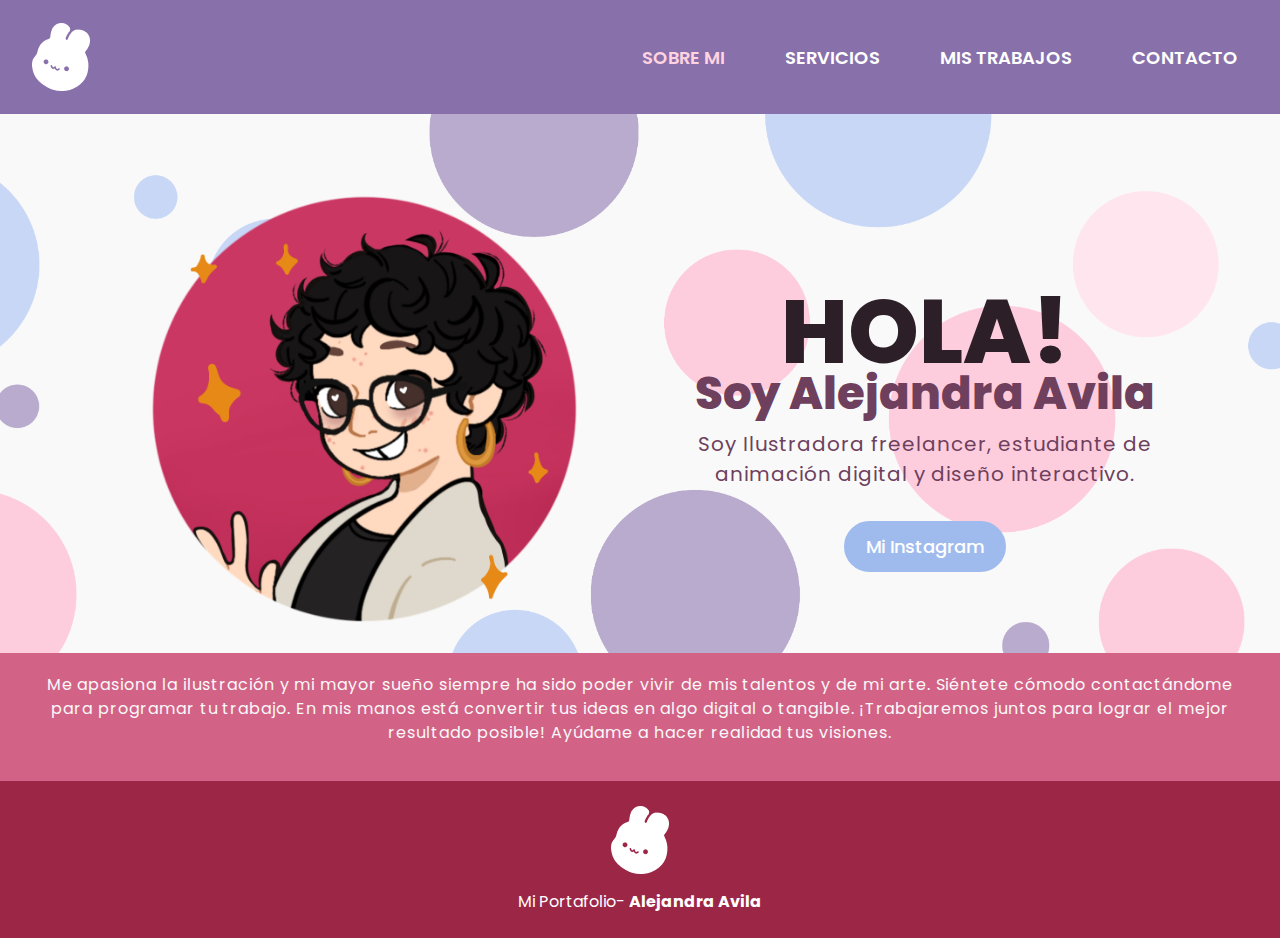
<file: index.html>
<!doctype html>
<html>
<head>
	<!-- Google tag (gtag.js) -->
<script async src="https://www.googletagmanager.com/gtag/js?id=G-1V6B7KMKJE"></script>
<script>
  window.dataLayer = window.dataLayer || [];
  function gtag(){dataLayer.push(arguments);}
  gtag('js', new Date());

  gtag('config', 'G-1V6B7KMKJE');
</script>
<meta charset="utf-8">
<meta name="viewport" content="width=device-width, initial-scale=1.0">
<link rel="shortcut icon" href="img/logo_mini.png">
<title>Portafolio - Alejandra Avila</title>
<link href="css/bootstrap.min.css" rel="stylesheet">
<link rel="stylesheet" href="css/bootstrap-custom.css">
<link rel= "stylesheet" href= "https://maxst.icons8.com/vue-static/landings/line-awesome/line-awesome/1.3.0/css/line-awesome.min.css" >
<link href="css/style.css" rel="stylesheet">
	

    <meta name="description" content="Descubre las ilustraciones y trabajos de Alejandra Avila, artista hondureña. Explora su mundo creativo ahora."/>
    <meta name="keywords" content="ilustraciones, arte, ilustradora, artistas hondureños, dibujos, creatividad, diseño, color, imaginación, trabajo, portafolio"/>
	
</head>
<body>
	
	<header>
	 <div class="container-fluid">
		 <nav class="navbar navbar-expand-lg navbar-light bg-light">
 			 
			 <a class="navbar-brand" href="index.html">
				 <img src="img/logo_header.png" alt="Logo del sitio" class="img-fluid">
			 </a>
  				
			 <button class="navbar-toggler" type="button" data-bs-toggle="collapse" data-bs-target="#navbar" aria-controls="navbar" aria-expanded="false" aria-label="Toggle navigation">
			<i class="las la-bars"></i>
  			</button>

 		 <div class="collapse navbar-collapse" id="navbar">
   				 <ul class="navbar-nav ms-auto">
					 
     				 <li class="nav-item active">
						 <a class="nav-link" href="index.html">SOBRE MI</a>
					 </li>
					 
     				 <li class="nav-item">
						 <a class="nav-link" href="servicios.html">SERVICIOS</a>
					 </li>
					 
					 <li class="nav-item">
						 <a class="nav-link" href="trabajos.html">MIS TRABAJOS</a>
					 </li>
					 
					 <li class="nav-item">
						 <a class="nav-link" href="contacto.html">CONTACTO</a>
					 </li>	 
    			</ul> 
  		</div>
			 
		</nav>
		 
        </div>
	</header>
	
	<section id="sobre_mi_hero">
	 <div class="container">
		<div class="row">
			
			<article class="col-lg-6 col-sm-6 col-12">
				<img src="img/hero_img_me.png" alt="Dibujo autoretrato" class="img-fluid">
			</article>
			
			<article class="col-lg-6 col-sm-6 col-12 text_hero">
				<h2>HOLA!</h2>
				<h1>Soy Alejandra Avila</h1>
				<p>Soy Ilustradora freelancer, estudiante de animación digital y diseño interactivo.</p>
				
				<div class="text-center">
    				<a href="https://www.instagram.com/ale_drawingz/" class="btn btn-dark mt-3" target="_blank">Mi Instagram</a>
				</div>
			
			</article>
		 </div>
	</div>	
	</section>

<section id="bio">
	<p>Me apasiona la ilustración y mi mayor sueño siempre ha sido poder vivir de mis talentos y de mi arte. Siéntete cómodo contactándome para programar tu trabajo. En mis manos está convertir tus ideas en algo digital o tangible. ¡Trabajaremos juntos para lograr el mejor resultado posible! Ayúdame a hacer realidad tus visiones.</p>
	</section>
	
<footer>
	<div class="container">
		<a href="index.html"><img src="img/logo_header.png" alt="logo" class="img-fluid mb-3" height="50px"></a>
		<p>Mi Portafolio- <b>Alejandra Avila</b></p>
	</div>
</footer>
	
<script src="js/jquery.min.js"></script>
<script src="js/bootstrap.min.js"></script>
	
</body>
</html>
</file>
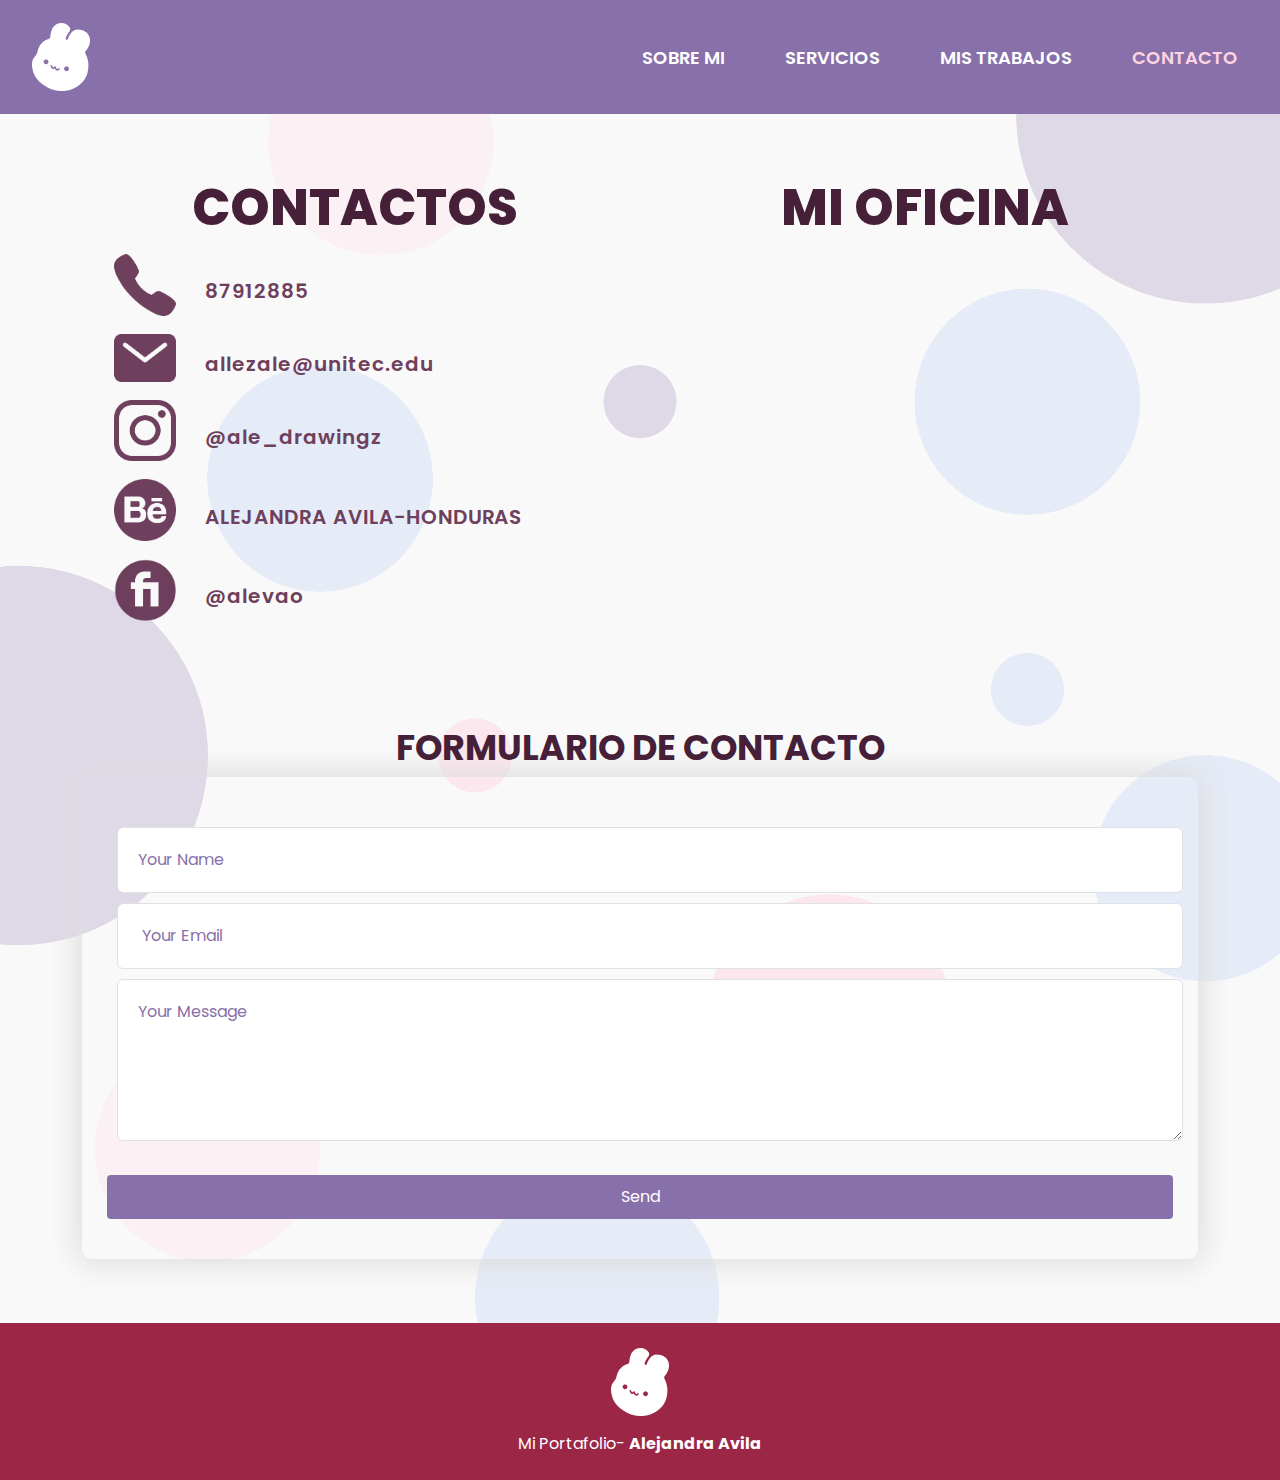
<file: contacto.html>
<!doctype html>
<html>
<head>
	<!-- Google tag (gtag.js) -->
<script async src="https://www.googletagmanager.com/gtag/js?id=G-1V6B7KMKJE"></script>
<script>
  window.dataLayer = window.dataLayer || [];
  function gtag(){dataLayer.push(arguments);}
  gtag('js', new Date());

  gtag('config', 'G-1V6B7KMKJE');
</script>
<meta charset="utf-8">
<meta name="viewport" content="width=device-width, initial-scale=1.0">
<link rel="shortcut icon" href="img/logo_mini.png">
<title>Contactos Y Redes Sociales- Alejandra Avila</title>
<link href="css/bootstrap.min.css" rel="stylesheet">
<link rel="stylesheet" href="css/bootstrap-custom.css">
<link rel= "stylesheet" href= "https://maxst.icons8.com/vue-static/landings/line-awesome/line-awesome/1.3.0/css/line-awesome.min.css" >
<link href="css/style.css" rel="stylesheet">
	
 <meta name="description" content="Contacta a Alejandra Avila para colaboraciones o consultas sobre sus servicios de ilustración, diseño web y animación."/>
 <meta name="keywords" content="contacto, correo electrónico, teléfono, dirección, colaboraciones, consultas"/>
	
</head>
<body>
	
	<header>
	 <div class="container-fluid">
		 <nav class="navbar navbar-expand-lg navbar-light bg-light">
 			 
			 <a class="navbar-brand" href="index.html">
				 <img src="img/logo_header.png" alt="Logo del sitio" class="img-fluid">
			 </a>
  				
			 <button class="navbar-toggler" type="button" data-bs-toggle="collapse" data-bs-target="#navbar" aria-controls="navbar" aria-expanded="false" aria-label="Toggle navigation">
			<i class="las la-bars"></i>
  			</button>

 		 <div class="collapse navbar-collapse" id="navbar">
   				 <ul class="navbar-nav ms-auto">
					 
     				 <li class="nav-item">
						 <a class="nav-link" href="index.html">SOBRE MI</a>
					 </li>
					 
     				 <li class="nav-item">
						 <a class="nav-link" href="servicios.html">SERVICIOS</a>
					 </li>
					 
					 <li class="nav-item">
						 <a class="nav-link" href="trabajos.html">MIS TRABAJOS</a>
					 </li>
					 
					 <li class="nav-item active">
						 <a class="nav-link" href="contacto.html">CONTACTO</a>
					 </li>	 
    			</ul> 
  		</div>
			 
		</nav>
		 
        </div>
	</header>
	
<section id="contactos">
  <div class="container">
    <div class="row">
      
      <article class="col-lg-6 col-sm-6 col-12">
		  <h1 class="mb-3">contactos</h1>
        <ul class="contact-list">
          <li>
            <img src="img/phone_vector.png" alt="phone" class="img-fluid">
            <span class="contact-text">87912885</span> 
          </li>
          
          <li>
            <img src="img/mail_vector.png" alt="envelope" class="img-fluid">
            <span class="contact-text">allezale@unitec.edu</span>
          </li>
          
          <li>
            <a href="https://www.instagram.com/ale_drawingz/" class="contact-link" target="_blank">
              <img src="img/ig_vector.png" alt="Instagram" class="img-fluid">
              <span class="contact-text">@ale_drawingz</span>
            </a>
          </li>
          
          <li>
            <a href="https://www.behance.net/alejandraavila17" class="contact-link" target="_blank">
              <img src="img/behance_vector.png" alt="Behance" class="img-fluid">
              <span class="contact-text">ALEJANDRA AVILA-HONDURAS</span> 
            </a>
          </li>
          
          <li>
            <a href="https://es.fiverr.com/alevao?up_rollout=true" class="contact-link" target="_blank">
              <img src="img/fiverr_vector.png" alt="Fiverr" class="img-fluid">
              <span class="contact-text">@alevao</span> 
            </a>
          </li>
        </ul>
      </article>		
			
	<article class="col-lg-6 col-sm-6 col-12">
	<h1>MI OFICINA</h1>
	 <div class="map-container">
	<iframe src="https://www.google.com/maps/embed?pb=!1m18!1m12!1m3!1d3870.4922132745874!2d-87.17669942528595!3d14.048086886375456!2m3!1f0!2f0!3f0!3m2!1i1024!2i768!4f13.1!3m3!1m2!1s0x8f6fbcfacdb96c17%3A0x94999a679eabaa4f!2sUniversidad%20Tecnol%C3%B3gica%20Centroamericana!5e0!3m2!1ses-419!2shn!4v1710623343134!5m2!1ses-419!2shn" style="border:0;" allowfullscreen="" loading="lazy" referrerpolicy="no-referrer-when-downgrade"></iframe>
	</div>			
			
			</article>
		 </div>
	</div>	
	
<div class="formulario">
<div class="container">
<h2>Formulario de Contacto</h2>
<div class="forms">	
<form action="#" method="post">
<input type="text" name="name" class="form-control" placeholder="Your Name" required>
<input type="text" name="name" class="form-control" placeholder=" Your Email" required>
<textarea name="message" cols="30" rows="5" placeholder="Your Message" class="form-control" required></textarea><br>
        
 <input type="submit" value="Send" class="enviar-btn">
 </form>
</div>	
</div>	
	</div>
	
</section>
	
	
	
	
	
	
	
	
	
	
	
	<footer>
	<div class="container">
		<a href="index.html"><img src="img/logo_header.png" alt="logo" class="img-fluid mb-3" height="50px"></a>
		<p>Mi Portafolio- <b>Alejandra Avila</b></p>
	</div>
</footer>
	
<script src="js/jquery.min.js"></script>
<script src="js/bootstrap.min.js"></script>
	
</body>
</html>
</file>
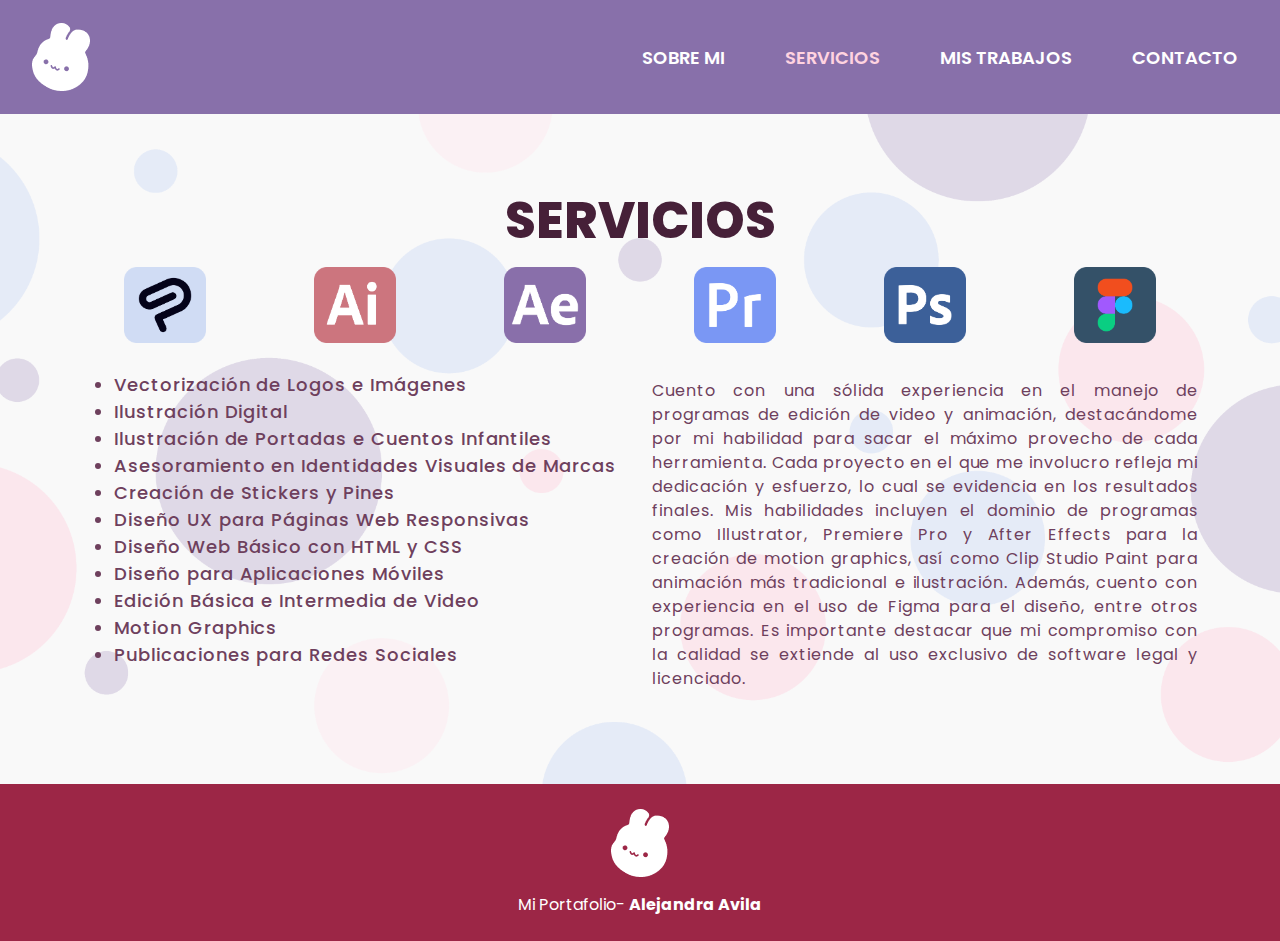
<file: servicios.html>
<!doctype html>
<html>
<head>
	<!-- Google tag (gtag.js) -->
<script async src="https://www.googletagmanager.com/gtag/js?id=G-1V6B7KMKJE"></script>
<script>
  window.dataLayer = window.dataLayer || [];
  function gtag(){dataLayer.push(arguments);}
  gtag('js', new Date());

  gtag('config', 'G-1V6B7KMKJE');
</script>
<meta charset="utf-8">
<meta name="viewport" content="width=device-width, initial-scale=1.0">
<link rel="shortcut icon" href="img/logo_mini.png">
<title>Portafolio - Alejandra Avila</title>
<link href="css/bootstrap.min.css" rel="stylesheet">
<link rel="stylesheet" href="css/bootstrap-custom.css">
<link rel= "stylesheet" href= "https://maxst.icons8.com/vue-static/landings/line-awesome/line-awesome/1.3.0/css/line-awesome.min.css" >
<link href="css/style.css" rel="stylesheet">
	
   <meta name="description" content="Descubre los servicios que ofrece Alejandra Avila, experta en ilustración, diseño web y edición de video."/>
    <meta name="keywords" content="servicios, ilustración, diseño web, edición de video, motion graphics, identidad visual, redes sociales, honduras"/>
	
</head>
<body>
	
	<header>
	 <div class="container-fluid">
		 <nav class="navbar navbar-expand-lg navbar-light bg-light">
 			 
			 <a class="navbar-brand" href="index.html">
				 <img src="img/logo_header.png" alt="Logo del sitio" class="img-fluid">
			 </a>
  				
			 <button class="navbar-toggler" type="button" data-bs-toggle="collapse" data-bs-target="#navbar" aria-controls="navbar" aria-expanded="false" aria-label="Toggle navigation">
			<i class="las la-bars"></i>
  			</button>

 		 <div class="collapse navbar-collapse" id="navbar">
   				 <ul class="navbar-nav ms-auto">
					 
     				 <li class="nav-item">
						 <a class="nav-link" href="index.html">SOBRE MI</a>
					 </li>
					 
     				 <li class="nav-item active">
						 <a class="nav-link" href="servicios.html">SERVICIOS</a>
					 </li>
					 
					 <li class="nav-item">
						 <a class="nav-link" href="trabajos.html">MIS TRABAJOS</a>
					 </li>
					 
					 <li class="nav-item">
						 <a class="nav-link" href="contacto.html">CONTACTO</a>
					 </li>	 
    			</ul> 
  		</div>
			 
		</nav>
		 
        </div>
	</header>

<section id="programas">
	<h1 class="mb-3">SERVICIOS</h1>
  <div class="container">
    <div class="row">
      
      <div class="col-lg-2 col-sm-4 col-4">
        <img src="img/clip_studio.png" alt="clip studio" class="img-fluid">
      </div>
      
      <div class="col-lg-2 col-sm-4 col-4">
        <img src="img/adobe_illustrator.png" alt="adobe illustrator" class="img-fluid">
      </div>
      
		
      <div class="col-lg-2 col-sm-4 col-4">
        <img src="img/adobe_ae.png" alt="After Effects" class="img-fluid">
      </div>
      
      <div class="col-lg-2 col-sm-4 col-4">
        <img src="img/adobe_pr.png" alt="premier pro" class="img-fluid">
      </div>
      
      <div class="col-lg-2 col-sm-4 col-4">
        <img src="img/adobe_ps.png" alt="Imagen 5" class="img-fluid">
      </div>
      
      <div class="col-lg-2 col-sm-4 col-4">
        <img src="img/figma.png" alt="figma" class="img-fluid">
      </div>
    </div>
  </div>
	
<div>
 <div class="container">
    <div class="row">
	
<article class="col-lg-6 col-sm-6 col-12 mt-3">
<ul>
  <li>Vectorización de Logos e Imágenes</li>
  <li>Ilustración Digital</li>
  <li>Ilustración de Portadas e Cuentos Infantiles</li>
  <li>Asesoramiento en Identidades Visuales de Marcas</li>
  <li>Creación de Stickers y Pines</li>
  <li>Diseño UX para Páginas Web Responsivas</li>
  <li>Diseño Web Básico con HTML y CSS</li>
  <li>Diseño para Aplicaciones Móviles</li>
  <li>Edición Básica e Intermedia de Video</li>
  <li>Motion Graphics</li>
  <li>Publicaciones para Redes Sociales</li>
</ul>
</article>
		
		
<article class="col-lg-6 col-sm-6 col-12 mt-4">
<p>Cuento con una sólida experiencia en el manejo de programas de edición de video y animación, destacándome por mi habilidad para sacar el máximo provecho de cada herramienta. Cada proyecto en el que me involucro refleja mi dedicación y esfuerzo, lo cual se evidencia en los resultados finales. Mis habilidades incluyen el dominio de programas como Illustrator, Premiere Pro y After Effects para la creación de motion graphics, así como Clip Studio Paint para animación más tradicional e ilustración. Además, cuento con experiencia en el uso de Figma para el diseño, entre otros programas. Es importante destacar que mi compromiso con la calidad se extiende al uso exclusivo de software legal y licenciado.</p>
</article>
		
	</div>
	 </div>
	</div>
</section>
	
	
	
	
	
	
	
	
	
	
	<footer>
	<div class="container">
		<a href="index.html"><img src="img/logo_header.png" alt="logo" class="img-fluid mb-3" height="50px"></a>
		<p>Mi Portafolio- <b>Alejandra Avila</b></p>
	</div>
</footer>
	
<script src="js/jquery.min.js"></script>
<script src="js/bootstrap.min.js"></script>
	
</body>
</html>
</file>
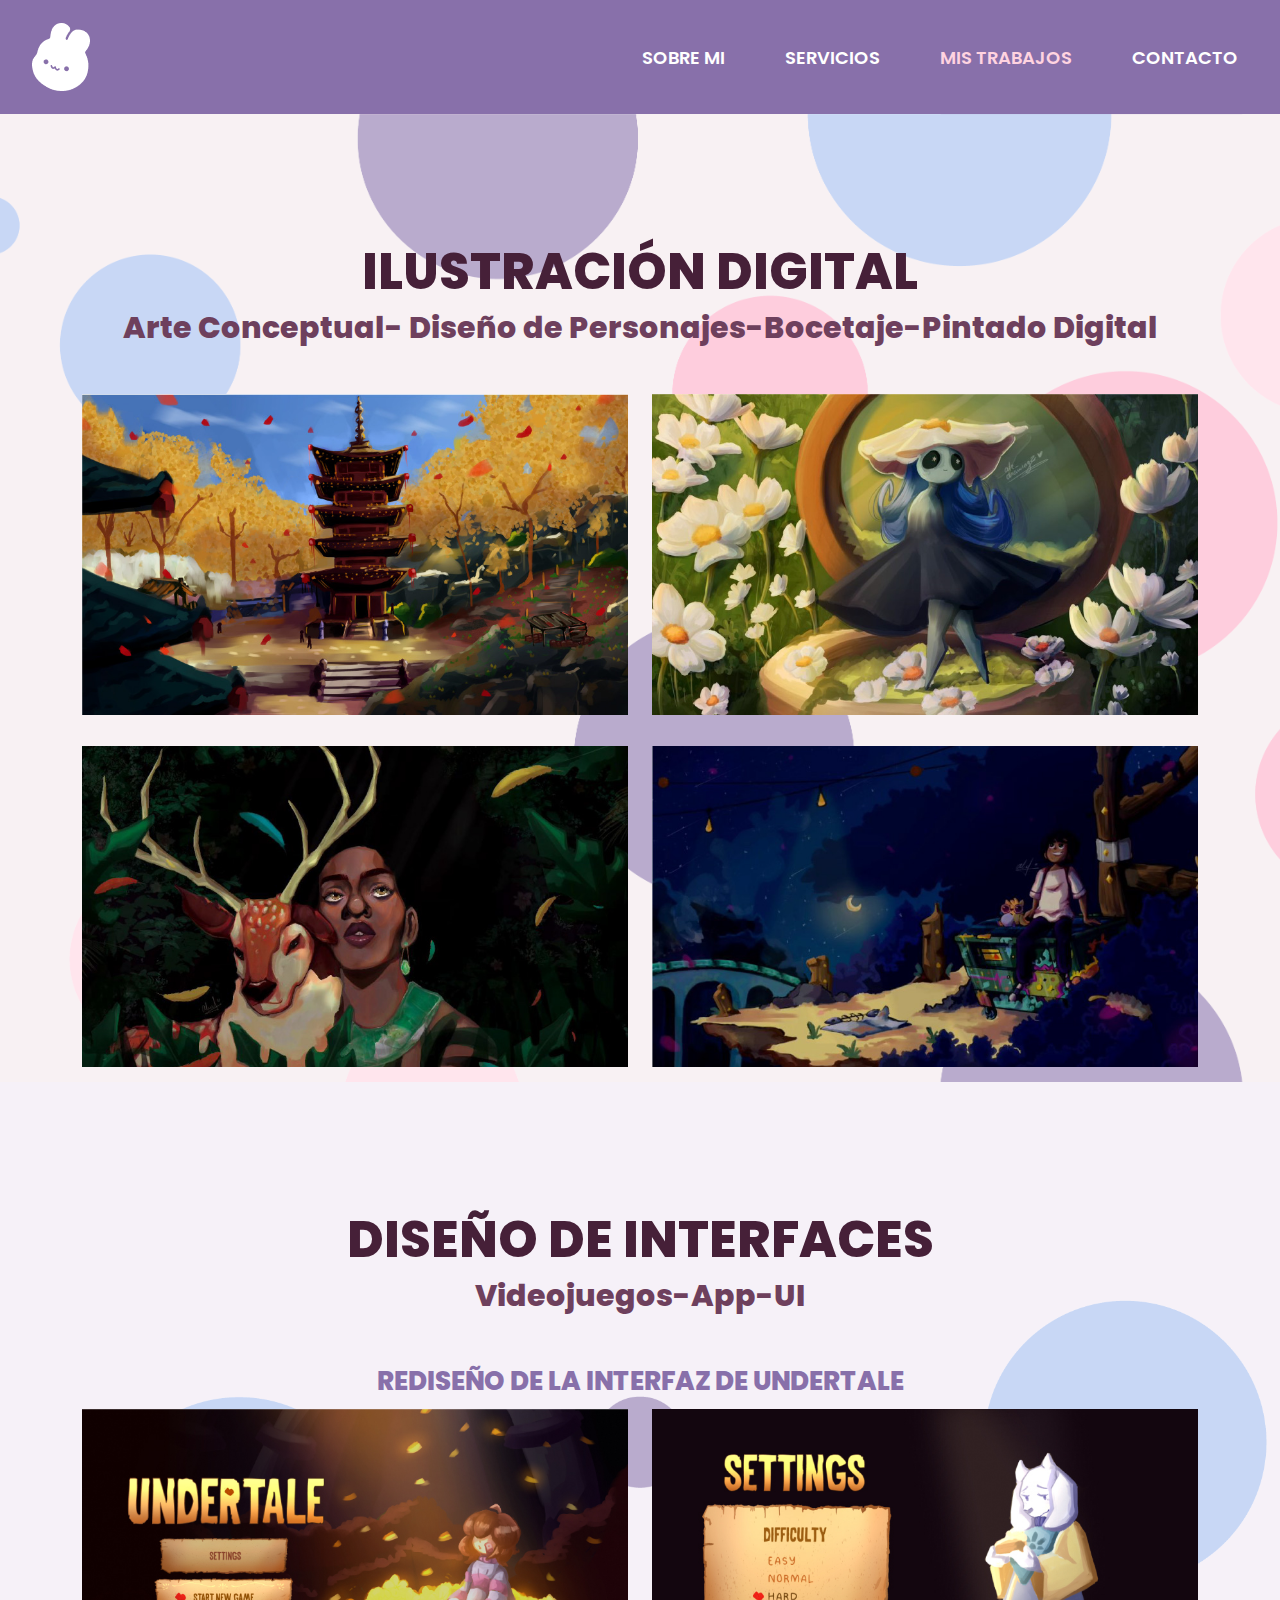
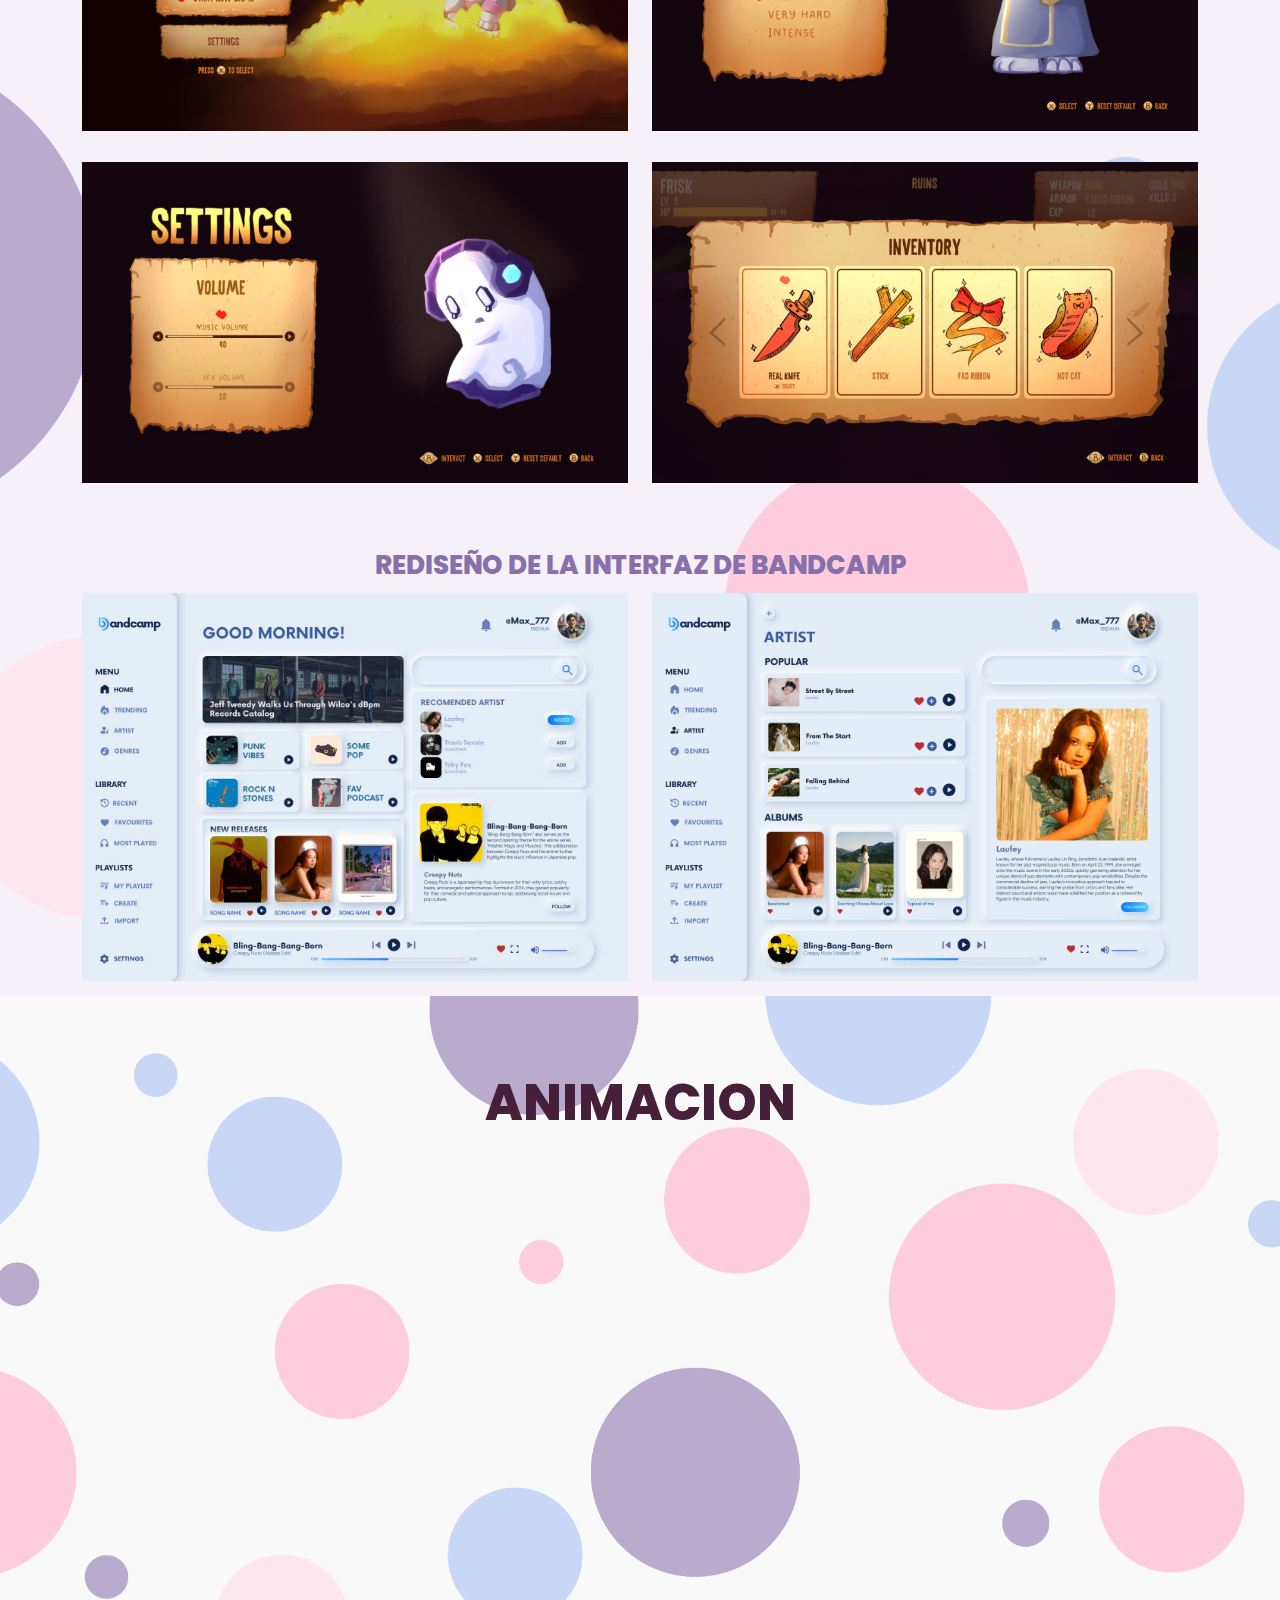
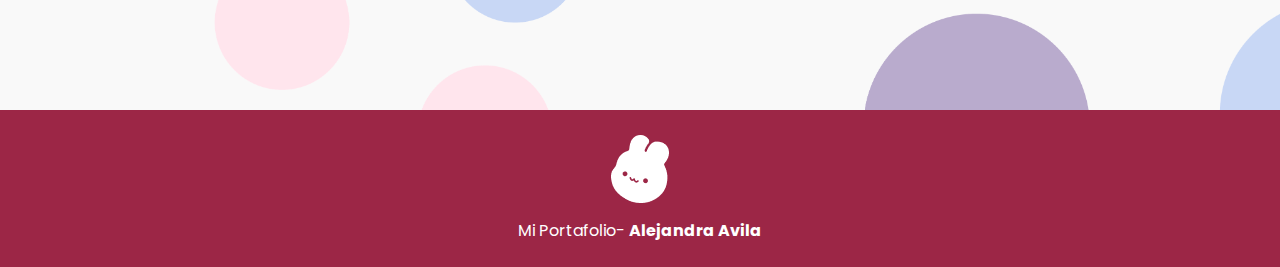
<file: trabajos.html>
<!doctype html>
<html>
<head>
	<!-- Google tag (gtag.js) -->
<script async src="https://www.googletagmanager.com/gtag/js?id=G-1V6B7KMKJE"></script>
<script>
  window.dataLayer = window.dataLayer || [];
  function gtag(){dataLayer.push(arguments);}
  gtag('js', new Date());

  gtag('config', 'G-1V6B7KMKJE');
</script>
<meta charset="utf-8">
<meta name="viewport" content="width=device-width, initial-scale=1.0">
<link rel="shortcut icon" href="img/logo_mini.png">
<title>Portafolio - Alejandra</title>
<link href="css/bootstrap.min.css" rel="stylesheet">
<link rel="stylesheet" href="css/bootstrap-custom.css">
<link rel= "stylesheet" href= "https://maxst.icons8.com/vue-static/landings/line-awesome/line-awesome/1.3.0/css/line-awesome.min.css" >
<link href="css/style.css" rel="stylesheet">
	
 <meta name="description" content="Explora el portafolio de Alejandra Avila, donde encontrarás ejemplos de su talento en ilustración, diseño web y animación."/>
 <meta name="keywords" content="portafolio, ilustración, diseño web, animación, ejemplos, muestras, proyectos"/>
	
</head>
<body>
	
	<header>
	 <div class="container-fluid">
            
		 
		 <nav class="navbar navbar-expand-lg navbar-light bg-light">
 			 
			 <a class="navbar-brand" href="index.html">
				 <img src="img/logo_header.png" alt="Logo del sitio" class="img-fluid">
			 </a>
  				
			 <button class="navbar-toggler" type="button" data-bs-toggle="collapse" data-bs-target="#navbar" aria-controls="navbar" aria-expanded="false" aria-label="Toggle navigation">
			<i class="las la-bars"></i>
  			</button>

 		 <div class="collapse navbar-collapse" id="navbar">
   				 <ul class="navbar-nav ms-auto">
					 
     				 <li class="nav-item">
						 <a class="nav-link" href="index.html">SOBRE MI</a>
					 </li>
					 
     				 <li class="nav-item">
						 <a class="nav-link" href="servicios.html">SERVICIOS</a>
					 </li>
					 
					 <li class="nav-item active">
						 <a class="nav-link" href="trabajos.html">MIS TRABAJOS</a>
					 </li>
					 
					 <li class="nav-item">
						 <a class="nav-link" href="contacto.html">CONTACTO</a>
					 </li>	 
    			</ul> 
  		</div>
			 
		</nav>
		 
        </div>
	</header>
	
<section id="ilustracion">
	<h1>Ilustración digital</h1>
	<h2 class="mb-5">Arte Conceptual- Diseño de Personajes-Bocetaje-Pintado Digital</h2>
	
<div class="container mb-3">
    <div class="row ">	
        <div class="col-lg-6 col-sm-6 col-12 arte_conceptual">
            <img src="img/fondo_pintado_digital.jpg" class="img-fluid" alt="Arte conceptual y fondos">
        </div>
				
        <div class="col-lg-6 col-sm-6 col-12 diseno_personajes">
            <img src="img/flores_personaje.jpg" class="img-fluid" alt="Diseno de personajes y pintado deigital">
			
        </div>		
    </div>
</div>
	
<div class="container">
    <div class="row">	
        <div class="col-lg-6 col-sm-6 col-12">
            <img src="img/ecos_concursos.jpg" class="img-fluid" alt="Participacion concurso ECOS">
        </div>
				
        <div class="col-lg-6 col-sm-6 col-12">
            <img src="img/arte_conceptual_ballet.jpg" class="img-fluid" alt="Ilustracion completo creacion de historia">
			
        </div>		
    </div>
</div>

		
	
	</section>


<section id="interfaces">
	<h1>diseño de interfaces</h1>
	<h2 class="mb-5">Videojuegos-App-UI</h2>
	
	<h3>Rediseño de la interfaz de undertale</h3>
	
<div class="container mb-3">
    <div class="row ">	
        <div class="col-lg-6 col-sm-6 col-12 arte_conceptual">
            <img src="img/undertale_pantalla_uno.jpg" class="img-fluid" alt="Undertale homepage">
        </div>
				
        <div class="col-lg-6 col-sm-6 col-12 diseno_personajes">
            <img src="img/undertale_pantalla_dos.jpg" class="img-fluid" alt="Undertale settings toriel">
			
        </div>		
    </div>
</div>
	
<div class="container">
    <div class="row">	
        <div class="col-lg-6 col-sm-6 col-12">
            <img src="img/undertale_pantalla_tres.jpg" class="img-fluid" alt="Undertale settings volume">
        </div>
				
        <div class="col-lg-6 col-sm-6 col-12">
            <img src="img/undertale_pantalla_cuatro.jpg" class="img-fluid" alt="Undertale inventory game">
			
        </div>		
    </div>
</div>
	
<h3 class="mt-5">Rediseño de la interfaz de bandcamp</h3>
	
<div class="container">
    <div class="row ">	
        <div class="col-lg-6 col-sm-6 col-12 arte_conceptual">
            <img src="img/bandcamp_uno.jpg" class="img-fluid" alt="Undertale homepage">
        </div>
				
        <div class="col-lg-6 col-sm-6 col-12 diseno_personajes">
            <img src="img/bandcamp_dos.jpg" class="img-fluid" alt="Undertale settings toriel">
			
        </div>		
    </div>
</div>	
	
</section>


<section id="animacion">
	
<h1>Animacion</h1>
<div style="display: flex; justify-content: center; align-items: center;">
<iframe width="875" height="492" src="https://www.youtube.com/embed/aP2Pv49kZFk" title="criatura Alejandra" frameborder="0" allow="accelerometer; autoplay; clipboard-write; encrypted-media; gyroscope; picture-in-picture; web-share" allowfullscreen></iframe> 	
	
</div>

</section>
	
	<footer>
	<div class="container">
		<a href="index.html"><img src="img/logo_header.png" alt="logo" class="img-fluid mb-3" height="50px"></a>
		<p>Mi Portafolio- <b>Alejandra Avila</b></p>
	</div>
</footer>
	
<script src="js/jquery.min.js"></script>
<script src="js/bootstrap.min.js"></script>
	</body>
</html>
</file>
<file: css/style.css>
@import url('https://fonts.googleapis.com/css2?family=Poppins:ital,wght@0,100;0,200;0,300;0,400;0,500;0,600;0,700;0,800;0,900;1,100;1,200;1,300;1,400;1,500;1,600;1,700;1,800;1,900&display=swap');


body {
    font-family: "Poppins", sans-serif;
	line-height: 1.5;
	background-color: #F9F9F9;
}

header{
	background-color:#8870AA;
	padding: 10px 0;
}

header img{
	margin-left: 20px;
}
	
header a{
font-family: "Poppins", sans-serif;
	font-weight: 600 !important;
	font-size: 18px !important;
}

#sobre_mi_hero img {
max-width: 80%;
height: auto;
margin-left: 12%;
align-content: center;
margin-bottom: 25px;

}

.text_hero{
text-align: center;
margin-top: 10%;
}

#sobre_mi_hero h2{
color: #2D1F28;
font-family: Poppins;
font-size: 90px;
font-style: normal;
font-weight: 800;
line-height: 60%;
}

#sobre_mi_hero h1{
color: #6E405D;
font-family: Poppins;
font-size: 45px;
font-weight: 800;
}

#sobre_mi_hero p{
color: #6E405D;
font-family: Poppins;
font-size: 20px;
font-weight: 400;
letter-spacing: 0.96px;
}

#sobre_mi_hero{
background-image: url("../img/back_imagen.png");
background-position: top center;
background-size: cover;
padding-top: 6%;
}

#bio p {
text-align: center;
color: #F9F9F9;
font-family: Poppins;
font-size: 16px;
font-weight: 400;
letter-spacing: 0.96px;
}

#bio{
padding: 20px 40px;
background-color:#D36386;
}

.btn-dark {
  background-color: #9fbbee;
  border: 2px solid #9fbbee;
  border-radius: 40px;
  color: #FFFFFF;
  padding: 10px 20px;
font-size: 18px;
font-family: Poppins;
font-weight: 500;
margin-bottom: 28px;

}

.btn-dark:hover{
  background-color: #708EC4;
  border: 2px solid #708EC4;
  border-radius: 40px;
  color: #FFFFFF;
  padding: 10px 20px;
  font-size: 22px;
transition: font-size 0.3s;
font-family: Poppins;
font-weight: 500;
}

footer{
	background-color: #9C2646;
	padding: 8px 0;
	text-align: center;
	padding-top: 25px;
	color: #FFFFFF;
}

#ilustracion h1{
color: #462038;
font-family: Poppins;
font-size: 50px;
font-style: normal;
font-weight: 800;
text-transform: uppercase;
text-align: center;
}


#ilustracion h2{
color: #6E405D;
font-family: Poppins;
font-size: 30px;
font-style: normal;
font-weight: 800;
text-align: center;
}

#ilustracion{
	padding-top: 10%;
	background-color: #F8F1F3;
	background-image: url("../img/back_imagen.png");
	background-position: center;
	background-size:  cover;
	
}

#ilustracion img{
	margin-bottom: 15px;
}


#interfaces h1{
color: #462038;
font-family: Poppins;
font-size: 50px;
font-style: normal;
font-weight: 800;
text-transform: uppercase;
text-align: center;
}


#interfaces h2{
color: #6E405D;
font-family: Poppins;
font-size: 30px;
font-style: normal;
font-weight: 800;
text-align: center;
}

#interfaces h3{
color: #8870AA;
font-family: Poppins;
font-size: 26px;
font-style: normal;
font-weight: 800;
line-height: normal;
text-transform: uppercase;
text-align: center;
}

#interfaces img{
	margin-bottom: 15px;
}

#interfaces{
	padding-top: 10%;
	background-color: #F6F1F8;
background-image: url("../img/back_default.png");
	background-position: center;
	background-size: cover;
	
		
}

#animacion h1{
color: #462038;
font-family: Poppins;
font-size: 50px;
font-style: normal;
font-weight: 800;
text-transform: uppercase;
text-align: center;
}

#animacion{
	background-image: url("../img/back_imagen.png");
	background-position: center;
	background-size: cover;
	padding: 6% 0;
}

#contactos img{
width: 12%;
height: auto;
margin-bottom: 18px;
}	

#contactos{
	padding-top: 5%;
	padding-bottom: 5%;
	background-image: url("../img/back_dos_opacity.png");
	background-position: center;
	background-size: cover;	
}


.contact-list {
  list-style-type: none;
}


.contact-text {
color: #6E405D;
font-family: Poppins;
font-size: 20px;
font-style: normal;
font-weight: 600;
letter-spacing: 0.96px;
margin-left: 5%;
}

.contact-link {
  text-decoration: none;
}

.contact-text:hover {
  color: #8870AA;
}

#contactos h1{
color: #462038;
font-family: Poppins;
font-size: 50px;
font-style: normal;
font-weight: 800;
text-transform: uppercase;
text-align: center;
}


#contactos h2{
color: #462038;
font-family: Poppins;
font-size: 35px;
font-weight: 700;
text-transform: uppercase;
text-align: center;
margin-top: 20px;
}
 .map-container {
      position: relative;
      width: 100%;
      padding-bottom: 75%;
      overflow: hidden;
 }

   
.map-container iframe {
      position: absolute;
      top: 0;
      left: 0;
      width: 100%;
      height: 100%;
}

#programas img {
      max-width: 50%;
      height: auto;
      display: block;
      margin: 0 auto;
margin-bottom: 12px;
	
    }

#programas{
	padding: 6% 0;
	background-image: url("../img/back_dos_opacity.png");
	background-position: center;
	background-size: cover;	
}

#programas h1{
color: #462038;
font-family: Poppins;
font-size: 50px;
font-style: normal;
font-weight: 800;
text-transform: uppercase;
text-align: center;
}



#programas ul li{
color: #6E405D;
font-family: Poppins;
font-size: 18px;
font-style: normal;
font-weight: 500;
line-height: normal;
letter-spacing: 0.96px;
}


#programas p{
color: #6E405D;
font-family: Poppins;
font-size: 16px;
font-style: normal;
font-weight: 400;
letter-spacing: 0.96px;
text-align: justify;
}

.forms{
	box-shadow: 0px 0px 30px 5px #ddd;
	border-radius: 10px;
	padding: 40px 25px;
}

.form-control{
	background-color: #FFFFFF;
	padding: 20px 20px;
	margin: 10px;
}


.form-control::placeholder{
	color: #8870AA;
}

.enviar-btn {
    width: 100%;
    background-color: #8870AA;
    color: #fff;
    padding: 10px;
    border: none;
    border-radius: 4px;
    cursor: pointer;
    font-size: 16px;
}

.enviar-btn:hover {
    background-color: #6E4BA0;
}

.formulario{
	padding-top: 4%;
}
</file>
